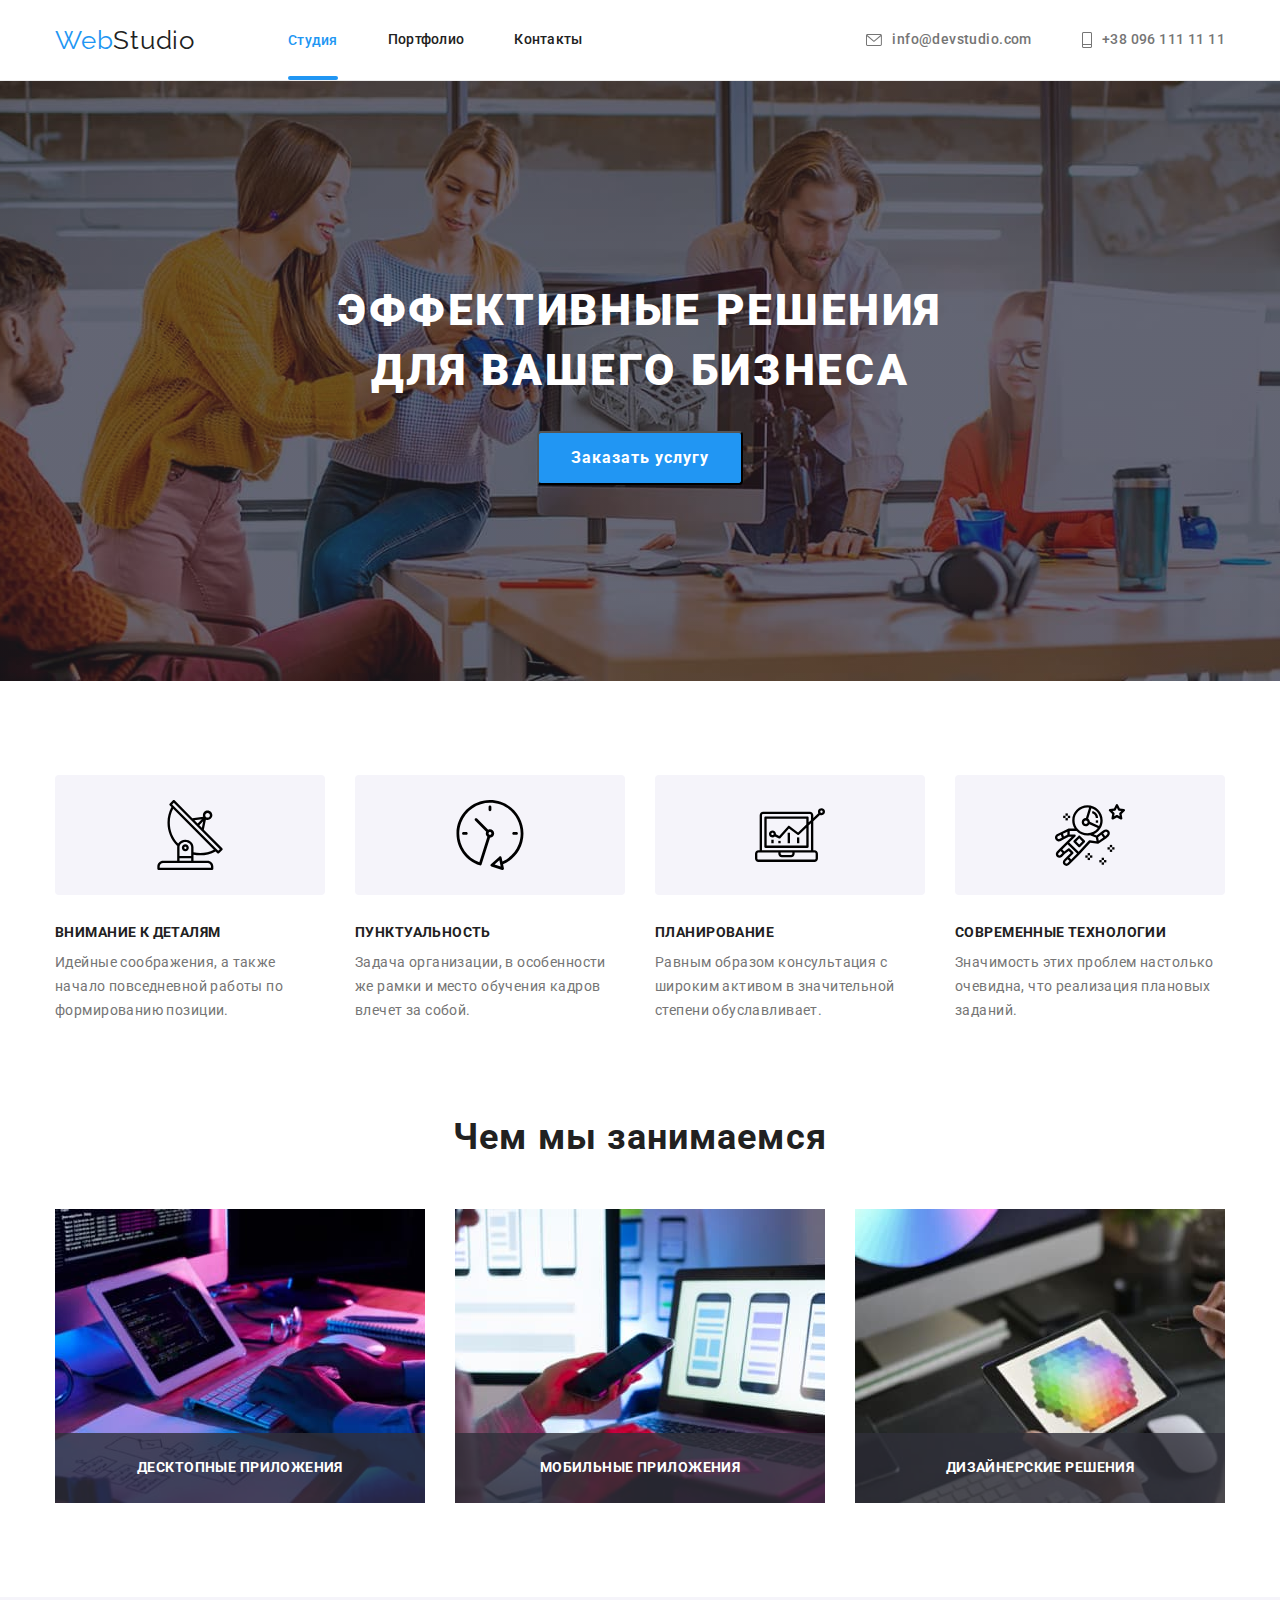
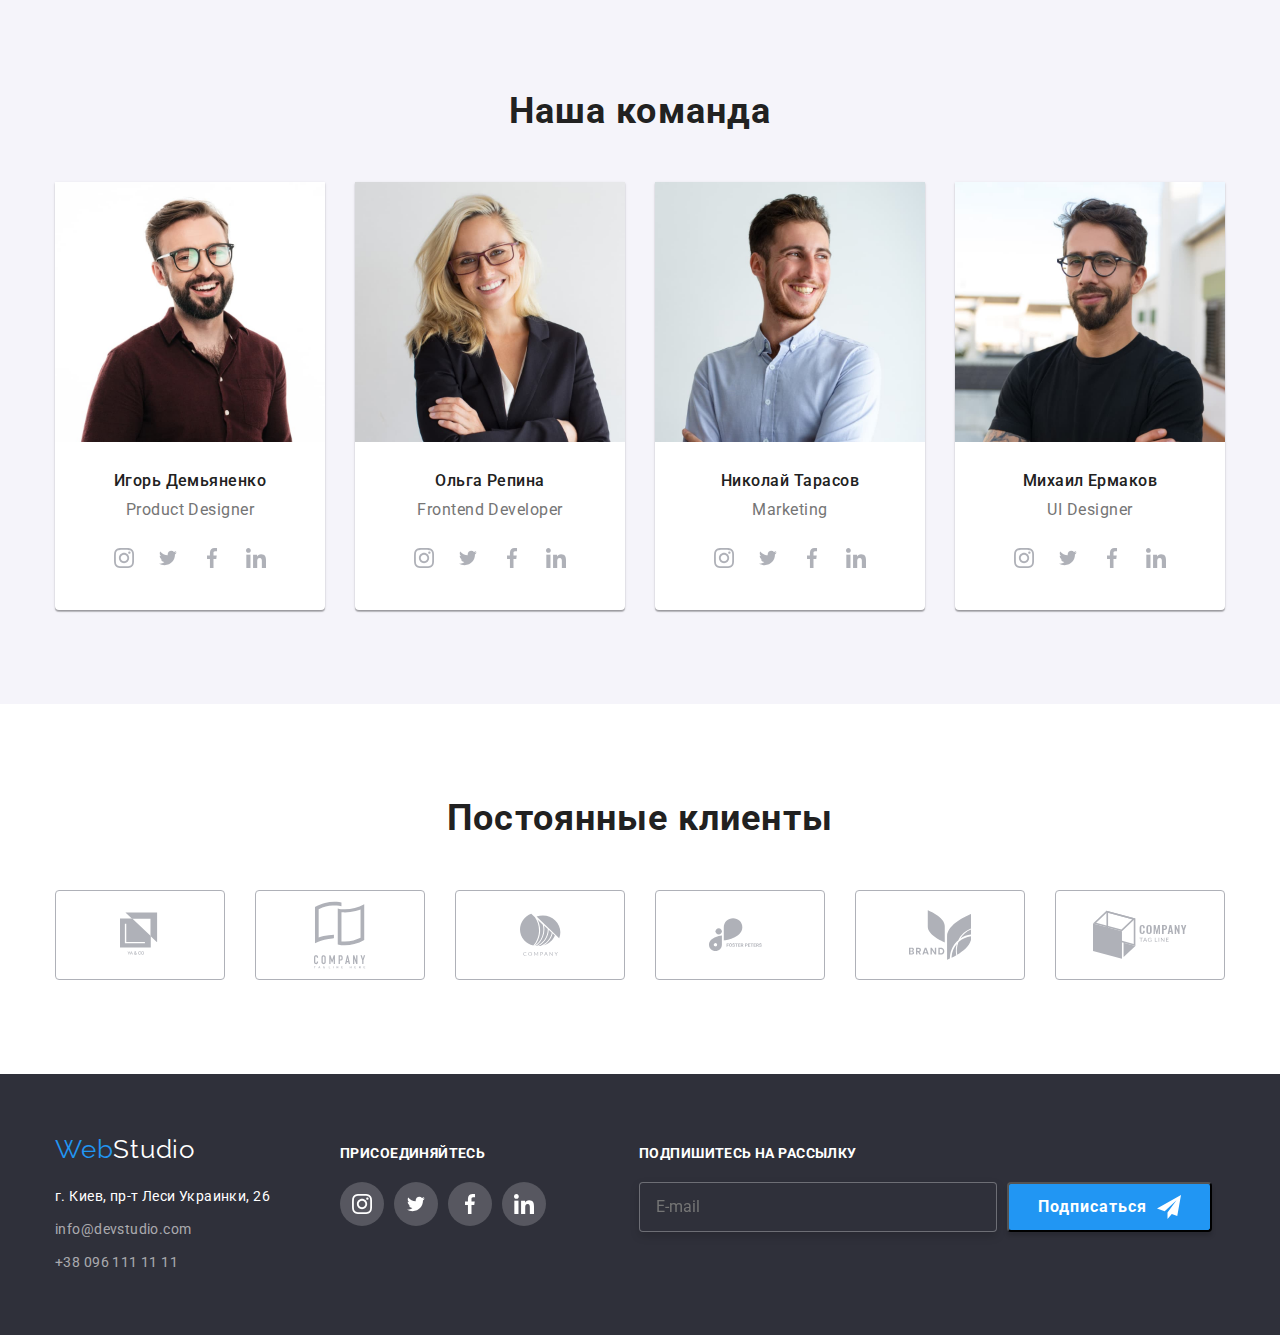
<file: index.html>
<!DOCTYPE html>
<html lang="ru">

<head>
    <meta charset="UTF-8">
    <meta http-equiv="X-UA-Compatible" content="IE=edge">
    <meta name="viewport" content="width=device-width, initial-scale=1.0">
    <title>Студия</title>
    <link rel="preconnect" href="https://fonts.gstatic.com">
    <link href="https://fonts.googleapis.com/css2?family=Raleway:wght@700&family=Roboto:wght@400;500;700;900&display=swap"
    rel="stylesheet">
    <link rel="stylesheet" href="https://cdnjs.cloudflare.com/ajax/libs/modern-normalize/1.0.0/modern-normalize.min.css">
    <link rel="stylesheet" href="css/styles.css">
</head>

<body class="body">

    <header class="header">
        <div class="container">
            <nav class="navigation">
                    <a href="#" class="logo-text">
                    <span class="logo-accept">Web</span><span class="logo">Studio</span>
                    </a>

                    <ul class="site-nav">
                        <li class="item"><a href="index.html" class="link-is-curret">Студия</a></li>
                        <li class="item"><a href="portfolio.html" class="link">Портфолио</a></li>
                        <li class="item"><a href="" class="link">Контакты</a></li>
                    </ul>
            </nav>
            <ul class="contact-nav">
              <li class="item">
                  <a href="mailto:info@devstudio.com" class="link">
                    <svg class="contact-icon" width="16" height="12">
                        <use href="./images/icons.svg#icon-envelope"></use>
                    </svg>  
                    info@devstudio.com
                </a>
            </li>
              <li class="item">
                  <a href="tel:+380961111111" class="link">
                    <svg class="contact-icon" width="10" height="16">
                        <use href="./images/icons.svg#icon-smartphone"></use>
                    </svg>
                    +38 096 111 11 11
                    </a>
                </li>
            </ul>
        </div>
      
    </header>

    <main>
        <!--HERO-->
        <section class="hero">
            <div class="container">
                    <h1 class="hero-title">Эффективные решения для вашего бизнеса</h1>
                    <button type="button" class="hero-button" data-modal-open>Заказать услугу</button>
            </div>
        </section>


        <section class="section">
            <div class="container container-feature">
                <h2 class="visually-hidden">Наши преимущества</h2>
                <ul class="feature-list">
                    <li class="featute-item">
                        <div class="feature-bgr">
                            <svg height="70" width="70" class="feature-icon">
                              <use href="./images/icons.svg#icon-antenna"></use>
                            </svg>
                        </div>
                        <h3 class="title">Внимание к деталям</h3>
                        <p class="text">Идейные соображения, а также начало повседневной работы по формированию позиции.</p>
                    </li>

                    <li class="featute-item">
                        <div class="feature-bgr">
                            <svg height="70" width="70" class="feature-icon">
                              <use href="./images/icons.svg#icon-clock"></use>
                            </svg>
                        </div>
                        <h3 class="title">Пунктуальность</h3>
                        <p class="text">Задача организации, в особенности же рамки и место обучения кадров влечет за собой.</p>
                    </li>

                    <li class="featute-item">
                        <div class="feature-bgr">
                            <svg height="70" width="70" class="feature-icon">
                              <use href="./images/icons.svg#icon-diagram"></use>
                            </svg>
                        </div>
                        <h3 class="title">Планирование</h3>
                        <p class="text">Равным образом консультация с широким активом в значительной степени обуславливает.</p>
                    </li>

                    <li class="featute-item">
                        <div class="feature-bgr">
                            <svg height="70" width="70" class="feature-icon">
                              <use href="./images/icons.svg#icon-astronaut"></use>
                            </svg>
                        </div>
                        <h3 class="title">Современные технологии</h3>
                        <p class="text">Значимость этих проблем настолько очевидна, что реализация плановых заданий.</p>
                    </li>
                </ul>
            </div>
        </section>

        <section  class="section-images-work">
            <div class="container">
                <h2 class="section-title">Чем мы занимаемся</h2>

                <ul class="images">
                    <li class="card-work">
                      <div class="description-work">Десктопные приложения</div>
                        <img src="./images/box_1.jpg" width="370" alt="Программируем">
                    </li>

                    <li class="card-work">
                      <div class="description-work">Мобильные приложения</div>
                        <img src="./images/box_2.jpg" width="370" alt="Создаем макет">
                    </li>

                    <li class="card-work">
                      <div class="description-work">Дизайнерские решения</div>
                        <img src="./images/box_3.jpg" width="370" alt="Стилизуем">
                    </li>

                </ul>
            </div>

        </section>

        <section class="section section-staff">
            <div class="container  container-team-images">
                <h2 class="section-title">Наша команда</h2>

                <ul class="card-staff">

                    <li class="card-item">
                        
                        <img src="./images/img.jpg" width="270" alt="product designer">
                        <div class="card-text">
                            <h3 class="staff-title">Игорь Демьяненко</h3>
                            <p class="staff-text">Product Designer</p>
                            <ul class="social-network-icons">
                                <li>
                                  <a
                                    class="social-network-link"
                                    href="#"
                                    aria-label="иконка инстаграм"
                                  >
                                    <svg class="social-svg-icon" width="20" height="20">
                                      <use href="./images/icons.svg#icon-instagram"></use>
                                    </svg>
                                  </a>
                                </li>
              
                                <li>
                                  <a
                                    class="social-network-link"
                                    href="#"
                                    aria-label="иконка твиттер"
                                  >
                                    <svg class="social-svg-icon" width="20" height="16">
                                      <use href="./images/icons.svg#icon-twitter"></use>
                                    </svg>
                                  </a>
                                </li>
              
                                <li>
                                  <a
                                    class="social-network-link"
                                    href="#"
                                    aria-label="иконка фейсбук"
                                  >
                                    <svg class="social-svg-icon" width="25" height="20">
                                      <use href="./images/icons.svg#icon-facebook"></use>
                                    </svg>
                                  </a>
                                </li>
              
                                <li>
                                  <a
                                    class="social-network-link"
                                    href="#"
                                    aria-label="иконка линкедин"
                                  >
                                    <svg class="social-svg-icon" width="20" height="20">
                                      <use href="./images/icons.svg#icon-linkedin"></use>
                                    </svg>
                                  </a>
                                </li>
                              </ul>
                        </div>
                    </li>

                    <li class="card-item">
                        
                        <img src="./images/img-1.jpg" width="270" alt="frontend developer">
                        <div class="card-text">
                            <h3 class="staff-title">Ольга Репина</h3>
                            <p class="staff-text">Frontend Developer</p>
                            <ul class="social-network-icons">
                                <li>
                                  <a
                                    class="social-network-link"
                                    href="#"
                                    aria-label="иконка инстаграм"
                                  >
                                    <svg class="social-svg-icon" width="20" height="20">
                                      <use href="./images/icons.svg#icon-instagram"></use>
                                    </svg>
                                  </a>
                                </li>
              
                                <li>
                                  <a
                                    class="social-network-link"
                                    href="#"
                                    aria-label="иконка твиттер"
                                  >
                                    <svg class="social-svg-icon" width="20" height="16">
                                      <use href="./images/icons.svg#icon-twitter"></use>
                                    </svg>
                                  </a>
                                </li>
              
                                <li>
                                  <a
                                    class="social-network-link"
                                    href="#"
                                    aria-label="иконка фейсбук"
                                  >
                                    <svg class="social-svg-icon" width="25" height="20">
                                      <use href="./images/icons.svg#icon-facebook"></use>
                                    </svg>
                                  </a>
                                </li>
              
                                <li>
                                  <a
                                    class="social-network-link"
                                    href="#"
                                    aria-label="иконка линкедин"
                                  >
                                    <svg class="social-svg-icon" width="20" height="20">
                                      <use href="./images/icons.svg#icon-linkedin"></use>
                                    </svg>
                                  </a>
                                </li>
                              </ul>
                        </div>
                    </li>

                    <li class="card-item">
                        
                        <img src="./images/img-2.jpg" width="270" alt="marketing">
                        <div class="card-text">
                            <h3 class="staff-title">Николай Тарасов</h3>
                            <p class="staff-text">Marketing</p>
                            <ul class="social-network-icons">
                                <li>
                                  <a
                                    class="social-network-link"
                                    href="#"
                                    aria-label="иконка инстаграм"
                                  >
                                    <svg class="social-svg-icon" width="20" height="20">
                                      <use href="./images/icons.svg#icon-instagram"></use>
                                    </svg>
                                  </a>
                                </li>
              
                                <li>
                                  <a
                                    class="social-network-link"
                                    href="#"
                                    aria-label="иконка твиттер"
                                  >
                                    <svg class="social-svg-icon" width="20" height="16">
                                      <use href="./images/icons.svg#icon-twitter"></use>
                                    </svg>
                                  </a>
                                </li>
              
                                <li>
                                  <a
                                    class="social-network-link"
                                    href="#"
                                    aria-label="иконка фейсбук"
                                  >
                                    <svg class="social-svg-icon" width="25" height="20">
                                      <use href="./images/icons.svg#icon-facebook"></use>
                                    </svg>
                                  </a>
                                </li>
              
                                <li>
                                  <a
                                    class="social-network-link"
                                    href="#"
                                    aria-label="иконка линкедин"
                                  >
                                    <svg class="social-svg-icon" width="20" height="20">
                                      <use href="./images/icons.svg#icon-linkedin"></use>
                                    </svg>
                                  </a>
                                </li>
                              </ul>
                        </div>
                    </li>

                    <li class="card-item">
                        
                        <img src="./images/img-3.jpg" width="270" alt="фото ui designer">
                        <div class="card-text">
                            <h3 class="staff-title">Михаил Ермаков</h3>
                            <p class="staff-text">UI Designer</p>
                            <ul class="social-network-icons">
                                <li>
                                  <a
                                    class="social-network-link"
                                    href="#"
                                    aria-label="иконка инстаграм"
                                  >
                                    <svg class="social-svg-icon" width="20" height="20">
                                      <use href="./images/icons.svg#icon-instagram"></use>
                                    </svg>
                                  </a>
                                </li>
              
                                <li>
                                  <a
                                    class="social-network-link"
                                    href="#"
                                    aria-label="иконка твиттер"
                                  >
                                    <svg class="social-svg-icon" width="20" height="16">
                                      <use href="./images/icons.svg#icon-twitter"></use>
                                    </svg>
                                  </a>
                                </li>
              
                                <li>
                                  <a
                                    class="social-network-link"
                                    href="#"
                                    aria-label="иконка фейсбук"
                                  >
                                    <svg class="social-svg-icon" width="25" height="20">
                                      <use href="./images/icons.svg#icon-facebook"></use>
                                    </svg>
                                  </a>
                                </li>
              
                                <li>
                                  <a
                                    class="social-network-link"
                                    href="#"
                                    aria-label="иконка линкедин"
                                  >
                                    <svg class="social-svg-icon" width="20" height="20">
                                      <use href="./images/icons.svg#icon-linkedin"></use>
                                    </svg>
                                  </a>
                                </li>
                              </ul>
                        </div>
                    </li>
                </ul>
            </div>

        </section>
        <section class="section">
            <div class="container">
              <h2 class="section-title">Постоянные клиенты</h2>
              <ul class="regular-customers">
                <li class="regular-customer">
                  <a class="regular-customers-link" href="#">
                    <svg class="regular-customers-icon" width="41">
                      <use href="./images/icons.svg#icon-logo"></use>
                    </svg>
                  </a>
                </li>
    
                <li class="regular-customer">
                  <a class="regular-customers-link" href="#">
                    <svg class="regular-customers-icon" width="52">
                      <use href="./images/icons.svg#icon-logo-1"></use>
                    </svg>
                  </a>
                </li>
    
                <li class="regular-customer">
                  <a class="regular-customers-link" href="#">
                    <svg class="regular-customers-icon" width="41">
                      <use href="./images/icons.svg#icon-logo-3"></use>
                    </svg>
                  </a>
                </li>
    
                <li class="regular-customer">
                  <a class="regular-customers-link" href="#">
                    <svg class="regular-customers-icon" width="63">
                      <use href="./images/icons.svg#icon-logo-6"></use>
                    </svg>
                  </a>
                </li>
    
                <li class="regular-customer">
                  <a class="regular-customers-link" href="#">
                    <svg class="regular-customers-icon" width="62">
                      <use href="./images/icons.svg#icon-logo-4"></use>
                    </svg>
                  </a>
                </li>
    
                <li class="regular-customer">
                  <a class="regular-customers-link" href="#">
                    <svg class="regular-customers-icon" width="94">
                      <use href="./images/icons.svg#icon-logo-5"></use>
                    </svg>
                  </a>
                </li>
              </ul>
            </div>
          </section>

    </main>

        <footer class="footer">
            <div class="container">
                <div class="footer-part">
                    <a href="#" class="logo-text-footer">
                    <span class="logo-accept">Web</span><span class="logo-footer">Studio</span>
                    </a>
                    <address class="address">
                        <p class="address-footer"> г. Киев, пр-т Леси Украинки, 26</p>
                        <ul class="contact-list">
                        <li class="li-footer-contact"><a href="mailto:info@devstudio.com" class="contact">info@devstudio.com</a></li>
                        <li><a href="tel:+380961111111" class="contact">+38 096 111 11 11</a></li>
                        </ul>
                    </address>
                </div>

            <div class="footer-part-links">
                <p class="footer-title">Присоединяйтесь</p>
                <ul class="footer-social-links">
                  <li class="footer-social-links-item">
                    <a class="footer-social-link" href="#">
                      <svg width="20" height="20" class="footer-svg-icon">
                        <use href="./images/icons.svg#icon-instagram"></use>
                      </svg>
                    </a>
                  </li>
                  <li class="footer-social-links-item">
                    <a class="footer-social-link" href="#">
                      <svg width="20" height="16" class="footer-svg-icon">
                        <use href="./images/icons.svg#icon-twitter"></use>
                      </svg>
                    </a>
                  </li>
                  <li class="footer-social-links-item">
                    <a class="footer-social-link" href="#">
                      <svg width="25" height="20" class="footer-svg-icon">
                        <use href="./images/icons.svg#icon-facebook"></use>
                      </svg>
                    </a>
                  </li>
                  <li class="footer-social-links-item">
                    <a class="footer-social-link" href="#">
                      <svg width="20" height="20" class="footer-svg-icon">
                        <use href="./images/icons.svg#icon-linkedin"></use>
                      </svg>
                    </a>
                  </li>
                </ul>
            </div>  
            
            <div class="footer-subscribe">
              <p class="footer-title">Подпишитесь на рассылку</p>
    
              <form class="form-subscribe">
                <div class="subscribe">
                  <input
                    type="email"
                    name="email"
                    class="send-email"
                    placeholder="E-mail"
                  />
                </div>
    
                <div>
                  <button type="submit" class="submit-email">
                    Подписаться
                    <svg width="24" height="24" class="icon-send">
                      <use href="./images/icons.svg#icon-send"></use>
                    </svg>
                  </button>
                </div>
              </form>
            </div>
          </div>
        </footer>
          <div class="backdrop is-hidden" data-modal>
            <div class="modal">
              <button class="close-black" data-modal-close>
                <span class="bgr-close-black">
                  <svg
                    class="close-icon"
                    width="18"
                    height="18"
                    xmlns="http://www.w3.org/2000/svg"
                  >
                    <path
                      d="M15 4.108L13.892 3 9.5 7.392 5.108 3 4 4.108 8.392 8.5 4 12.892 5.108 14 9.5 9.608 13.892 14 15 12.892 10.608 8.5 15 4.108z"
                      fill="#000"
                    />
                  </svg>
                </span>
              </button>
              <div class="modal-content">
                <div class="modal-header">
                  Оставьте свои данные, мы вам перезвоним
                </div>
                <div class="modal-form-wrapper">
                  <form action="#" class="modal-form">
                    <label>
                      Имя
                      <span class="modal-input-wrapper">
                        <input type="text" name="name"/>
                        <svg class="modal-input-icon" width="18" height="18">
                          <use href="./images/icons.svg#form-icon-person"></use>
                        </svg>
                      </span>
                    </label>
                    <label>
                      Телефон
                      <span class="modal-input-wrapper">
                        <input type="text" name="phone"/>
                        <svg class="modal-input-icon" width="18" height="18">
                          <use href="./images/icons.svg#form-icon-phone"></use>
                        </svg>
                        
                        
                      </span>
                    </label>
                    <label>
                      Почта
                      <span class="modal-input-wrapper">
                        <input type="text" name="mail"/>
                        <svg class="modal-input-icon" width="18" height="18">
                          <use href="./images/icons.svg#form-icon-email"></use>
                        </svg>
                        
                        
                      </span>
                    </label>
                    <label>
                      Комментарий
                      <textarea name="comment" placeholder="Введите текст"></textarea>
                    </label>
                    <div class="form-checkbox-wrapper">
                      <input
                        type="checkbox"
                        name="policy-agree"
                        id="policy-checkbox"
                        class="modal-checkbox visually-hidden"
                      />
                      <label for="policy-checkbox" class="modal-checkbox-label">Соглашаюсь с рассылкой и принимаю <a href="#">Условия договора</a>
                      </label>
                      <button type="submit" class="modal-button">Отправить</button>
                    </div>
                    </form>
                </div>
            </div>
          </div>
          </div>
        <script src="./js/modal.js"></script>
    </body>

</html>
</file>
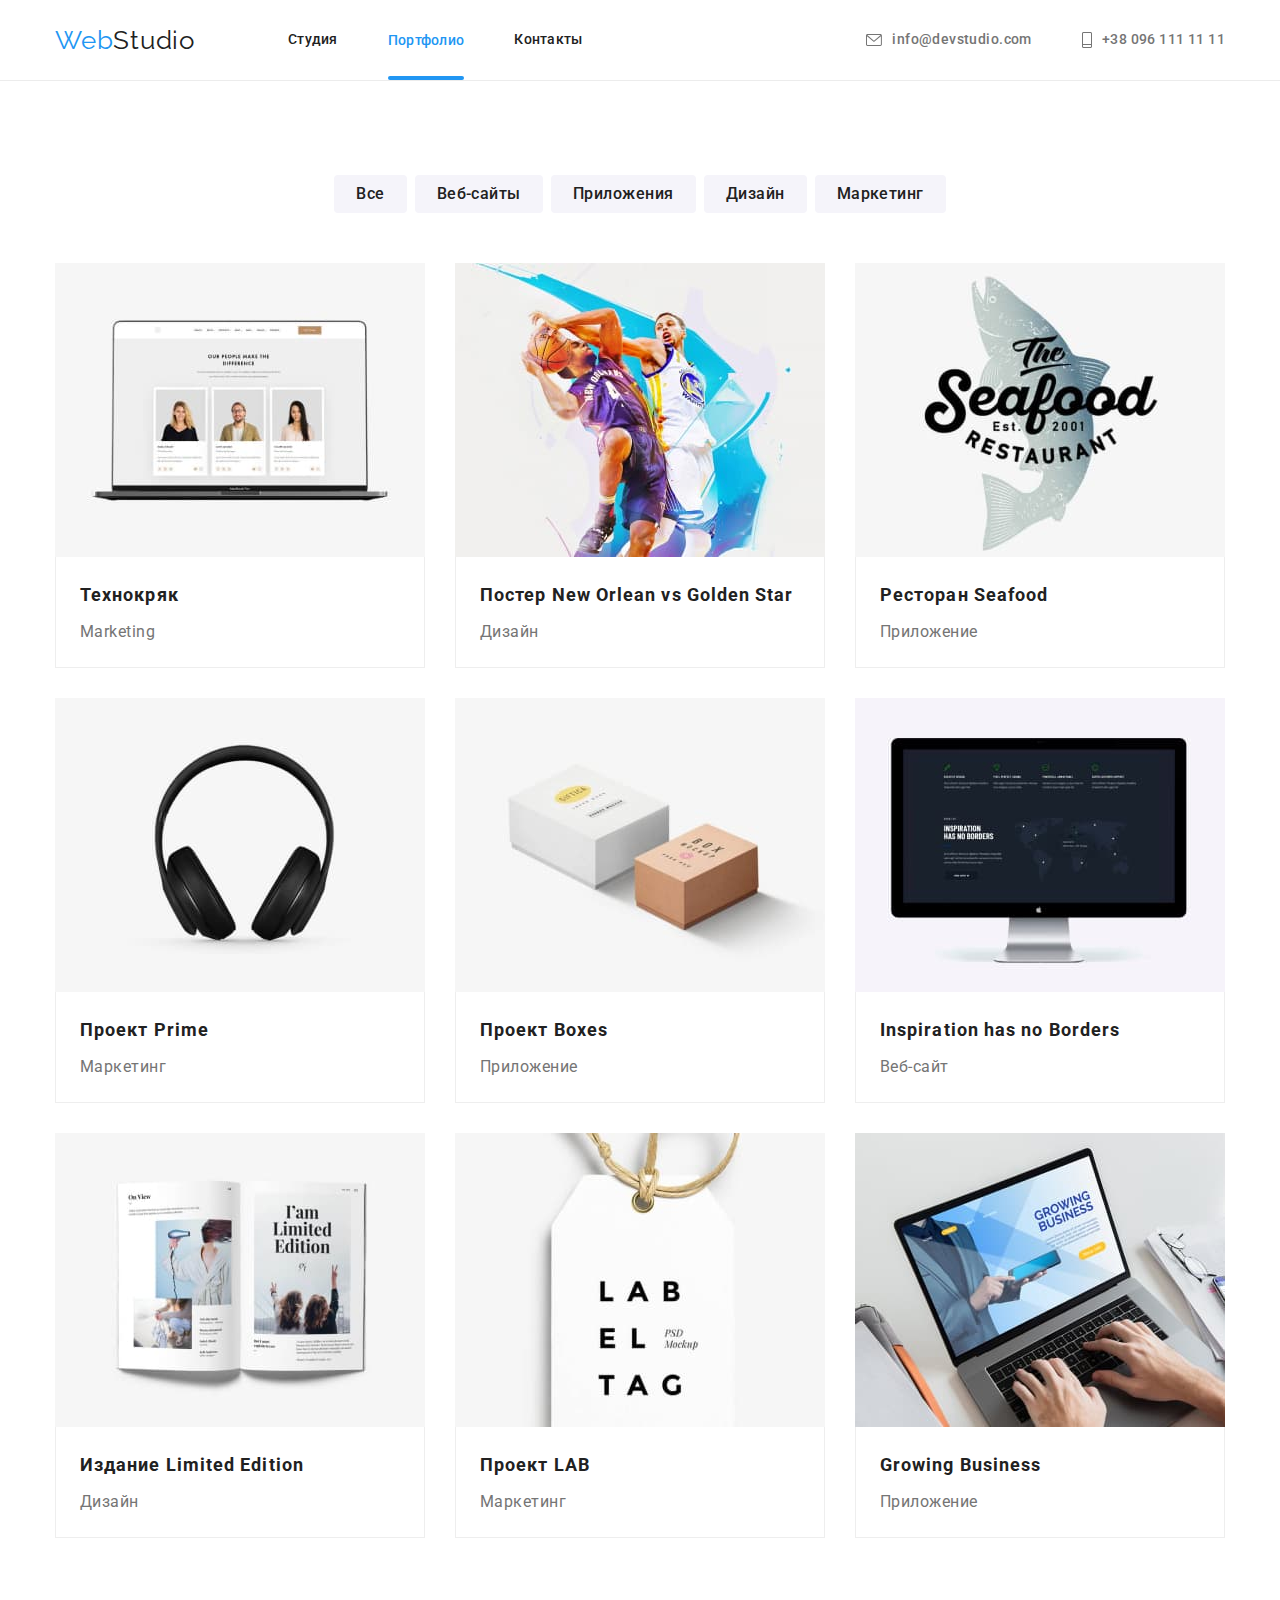
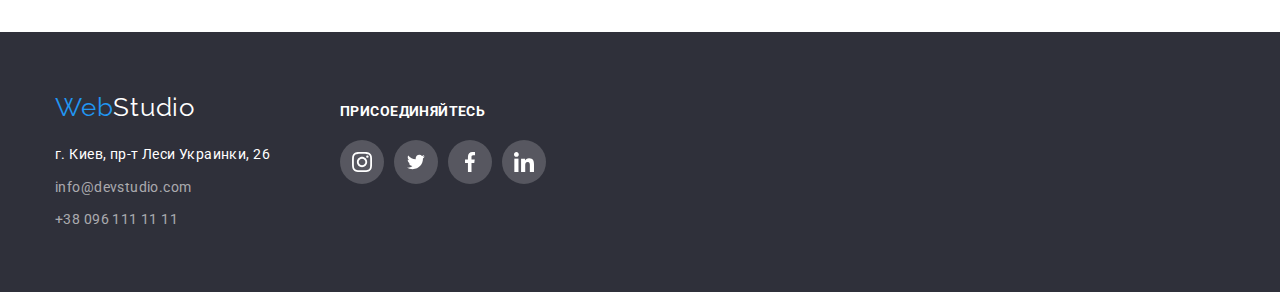
<file: portfolio.html>
<!DOCTYPE html>
<html lang="ru">
  <head>
      <meta charset="UTF-8">
      <meta http-equiv="X-UA-Compatible" content="IE=edge">
      <meta name="viewport" content="width=device-width, initial-scale=1.0">
      <title>Портфолио</title>
      <link rel="preconnect" href="https://fonts.gstatic.com">
      <link href="https://fonts.googleapis.com/css2?family=Raleway:wght@700&family=Roboto:wght@400;500;700;900&display=swap"
      rel="stylesheet">
      <link rel="stylesheet" href="https://cdnjs.cloudflare.com/ajax/libs/modern-normalize/1.0.0/modern-normalize.min.css">
      <link rel="stylesheet" href="css/styles.css">
  </head>

  <body class="body">
    <header class="header">
      <div class="container">
          <nav class="navigation">
                  <a href="#" class="logo-text">
                  <span class="logo-accept">Web</span><span class="logo">Studio</span>
                  </a>

                  <ul class="site-nav">
                      <li class="item"><a href="index.html" class="link">Студия</a></li>
                      <li class="item"><a href="portfolio.html" class="link-is-curret">Портфолио</a></li>
                      <li class="item"><a href="" class="link">Контакты</a></li>
                  </ul>
          </nav>
          <ul class="contact-nav">
            <li class="item">
                <a href="mailto:info@devstudio.com" class="link">
                  <svg class="contact-icon" width="16" height="12">
                      <use href="./images/icons.svg#icon-envelope"></use>
                  </svg>  
                  info@devstudio.com
              </a>
          </li>
            <li class="item">
                <a href="tel:+380961111111" class="link">
                  <svg class="contact-icon" width="10" height="16">
                      <use href="./images/icons.svg#icon-smartphone"></use>
                  </svg>
                  +38 096 111 11 11
                  </a>
              </li>
          </ul>
      </div>
    
    </header>

      <main>
          <section class="section">
          <h1 class="visually-hidden">Портфолио</h1>
              <div class="container">
                <ul class="portfolio-nav list">
                  <li><button type="button" class="button">Все</button></li>
                  <li class="li-button-portfolio"><button type="button" class="button">Веб-сайты</button></li>
                  <li class="li-button-portfolio"><button type="button" class="button">Приложения</button></li>
                  <li class="li-button-portfolio"><button type="button" class="button">Дизайн</button></li>
                  <li class="li-button-portfolio"><button type="button" class="button">Маркетинг</button></li>
                </ul>
                
              
                <ul class="portfolio">
                  <li class="portfolio-box">
                    <a href="#">
                      <div class="card-thumb">
                        <div class="overlay-thumb">
                          Технокряк это современная площадка распространения
                          коронавируса. Компании используют эту платформу для
                          цифрового шпионажа и атак на защищённые сервера конкурентов.
                        </div>
                        <img src="./images/portfolio/img_1.jpg" width="370" alt="технокряк">
                      </div>
                      <div class="card-content">
                        <h2 class="portfolio-title">Технокряк</h2>
                        <p class="portfolio-text">Marketing</p>
                      </div>
                    </a>
                  </li>

                <li class="portfolio-box">
                  <a href="">
                    <div class="card-thumb">
                      <div class="overlay-thumb">
                        Технокряк это современная площадка распространения
                        коронавируса. Компании используют эту платформу для
                        цифрового шпионажа и атак на защищённые сервера конкурентов.
                      </div>
                      <img src="./images/portfolio/img_2.jpg" width="370" alt="Постер New Orlean vs Golden Star">
                    </div>
                    <div class="card-content">
                      <h2 class="portfolio-title">Постер New Orlean vs Golden Star</h2>
                      <p class="portfolio-text">Дизайн</p>
                    </div>
                  </a>
                </li>

                <li class="portfolio-box">
                  <a href="">
                    <div class="card-thumb">
                      <div class="overlay-thumb">
                        Технокряк это современная площадка распространения
                        коронавируса. Компании используют эту платформу для
                        цифрового шпионажа и атак на защищённые сервера конкурентов.
                      </div>
                      <img src="./images/portfolio/img_3.jpg" width="370" alt="Ресторан Seafood">
                    </div>
                      <div class="card-content">
                      <h2 class="portfolio-title">Ресторан Seafood</h2>
                      <p class="portfolio-text">Приложение</p>
                    </div>
                  </a>
                </li>

                <li class="portfolio-box">
                  <a href="">
                    <div class="card-thumb">
                      <div class="overlay-thumb">
                        Технокряк это современная площадка распространения
                        коронавируса. Компании используют эту платформу для
                        цифрового шпионажа и атак на защищённые сервера конкурентов.
                      </div>
                      <img src="./images/portfolio/img_4.jpg" width="370" alt="Проект Prime">
                    </div>
                    <div class="card-content">
                      <h2 class="portfolio-title">Проект Prime</h2>
                      <p class="portfolio-text">Маркетинг</p>
                    </div>
                  </a>
                </li>

              <li class="portfolio-box">
                  <a href="">
                    <div class="card-thumb">
                      <div class="overlay-thumb">
                        Технокряк это современная площадка распространения
                        коронавируса. Компании используют эту платформу для
                        цифрового шпионажа и атак на защищённые сервера конкурентов.
                      </div>
                      <img src="./images/portfolio/img_5.jpg" width="370" alt="Проект Boxes">
                    </div>
                    <div class="card-content">
                      <h2 class="portfolio-title">Проект Boxes</h2>
                      <p class="portfolio-text">Приложение</p>
                    </div>
                  </a>
                </li>

                <li class="portfolio-box">
                  <a href="">
                    <div class="card-thumb">
                      <div class="overlay-thumb">
                        Технокряк это современная площадка распространения
                        коронавируса. Компании используют эту платформу для
                        цифрового шпионажа и атак на защищённые сервера конкурентов.
                      </div>
                      <img src="./images/portfolio/img_6.jpg" width="370" alt="Inspiration has no Borders">
                    </div>
                    <div class="card-content">
                      <h2 class="portfolio-title">Inspiration has no Borders</h2>
                      <p class="portfolio-text">Веб-сайт</p>
                    </div>
                  </a>
                </li>

                <li class="portfolio-box">
                  <a href="">
                    <div class="card-thumb">
                      <div class="overlay-thumb">
                        Технокряк это современная площадка распространения
                        коронавируса. Компании используют эту платформу для
                        цифрового шпионажа и атак на защищённые сервера конкурентов.
                      </div>
                      <img src="./images/portfolio/img_7.jpg" width="370" alt="Издание Limited Edition">
                    </div>
                    <div class="card-content">
                      <h2 class="portfolio-title">Издание Limited Edition</h2>
                      <p class="portfolio-text">Дизайн</p>
                    </div>
                  </a>
                </li>

                <li class="portfolio-box">
                  <a href="">
                    <div class="card-thumb">
                      <div class="overlay-thumb">
                        Технокряк это современная площадка распространения
                        коронавируса. Компании используют эту платформу для
                        цифрового шпионажа и атак на защищённые сервера конкурентов.
                      </div>
                      <img src="./images/portfolio/img_8.jpg" width="370" alt="Проект LAB">
                    </div>
                    <div class="card-content">
                      <h2 class="portfolio-title">Проект LAB</h2>
                      <p class="portfolio-text">Маркетинг</p>
                    </div>
                  </a>
                </li>

                <li class="portfolio-box">
                  <a href="">
                    <div class="card-thumb">
                      <div class="overlay-thumb">
                        Технокряк это современная площадка распространения
                        коронавируса. Компании используют эту платформу для
                        цифрового шпионажа и атак на защищённые сервера конкурентов.
                      </div>
                      <img src="./images/portfolio/img_9.jpg" width="370" alt="Growing Business">
                    </div>
                    <div class="card-content">
                      <h2 class="portfolio-title">Growing Business</h2>
                      <p class="portfolio-text">Приложение</p>
                    </div>
                  </a>
                </li>
              </ul>
            </div>
        </section>
    </main>

    <footer class="footer">
      <div class="container">
          <div class="footer-part">
              <a href="#" class="logo-text-footer">
              <span class="logo-accept">Web</span><span class="logo-footer">Studio</span>
              </a>
              <address class="address">
                  <p class="address-footer"> г. Киев, пр-т Леси Украинки, 26</p>
                  <ul class="contact-list">
                  <li class="li-footer-contact"><a href="mailto:info@devstudio.com" class="contact">info@devstudio.com</a></li>
                  <li><a href="tel:+380961111111" class="contact">+38 096 111 11 11</a></li>
                  </ul>
              </address>
          </div>

      <div class="footer-part-links">
          <p class="footer-title">Присоединяйтесь</p>
          <ul class="footer-social-links">
            <li class="footer-social-links-item">
              <a class="footer-social-link" href="#">
                <svg width="20" height="20" class="footer-svg-icon">
                  <use href="./images/icons.svg#icon-instagram"></use>
                </svg>
              </a>
            </li>
            <li class="footer-social-links-item">
              <a class="footer-social-link" href="#">
                <svg width="20" height="16" class="footer-svg-icon">
                  <use href="./images/icons.svg#icon-twitter"></use>
                </svg>
              </a>
            </li>
            <li class="footer-social-links-item">
              <a class="footer-social-link" href="#">
                <svg width="25" height="20" class="footer-svg-icon">
                  <use href="./images/icons.svg#icon-facebook"></use>
                </svg>
              </a>
            </li>
            <li class="footer-social-links-item">
              <a class="footer-social-link" href="#">
                <svg width="20" height="20" class="footer-svg-icon">
                  <use href="./images/icons.svg#icon-linkedin"></use>
                </svg>
              </a>
            </li>
          </ul>
      </div>  
      </div>
  </footer>
  </body>

</html>
</file>
<file: css/styles.css>
:root {
    --primery-text-color: #212121;
    --title-text-color: #757575;
    --accept-color: #2196f3;
    --primery-bg-color: #ffffff;
    --accept-bg-color: #2f303a;
    --bg-color: #f5f4fa;
    --portfolio-box-gap: 30px;
    --border-card-content: 1px solid #EEEEEE;
    --color-icon: #AFB1B8;
}

html {
    box-sizing: border-box;
}
  
.body {
    background-color: var(--primery-bg-color);
    font-family: Roboto, sans-serif;
}

.container {
    width: 1200px;
    padding: 0px 15px;
    margin: auto;
}

.section {
    padding-bottom: 94px;
    padding-top: 94px;
}

.section-images-work{
    padding-top: 0px;
    padding-bottom: 94px;
}

.header {
    border-bottom: 1px solid #ececec;
    min-height: 80px;
    align-items: center;
    display: flex;
}
.header .container {
    display: flex;
    justify-content: space-between;
    align-items: center;
}
  
.navigation {
    display: flex;
    align-items: center;
}

.logo-accept {
    color: var(--accept-color);
}
  
.logo {
    color: var(--primery-text-color);
}
  
.logo-text {
    font-family: Raleway, sans-serif;
    letter-spacing: 0.03em;
    font-size: 26px;
    line-height: 1.19;
    padding-left: 0px;
    margin-right: 93px;
}
  
ul {
    list-style: none;
    padding: 0
}

img {
    display: block;
    max-width: 100%;
}
  
a {
    text-decoration: none;
}

h1 {
    max-width: 696px;
    margin: auto;
}

p {
    margin-top: 0px;
    margin-bottom: 0px;
}

.site-nav {
    display: flex;
    align-items: center;
    margin-top: 0px;
    margin-bottom: 0px;
}

.site-nav .link {
    color: var(--primery-text-color);
    letter-spacing: 0.02em;
    font-weight: 500;
    font-size: 14px;
    line-height: 1.14;
    display: block;
    padding-top: 32px;
    padding-bottom: 32px;
    transition: color 250ms cubic-bezier(0.4, 0, 0.2, 1);
}
  
.site-nav .link:hover,
.site-nav .link:focus {
    color: var(--accept-color);
}

.site-nav .link-is-curret {
    position: relative;
    color: var(--accept-color);
}
  
.site-nav .link-is-curret::after {
    content: "";
    position: absolute;
    left: 0;
    bottom: 0;
    display: block;
    width: 100%;
    height: 4px;
    border-radius: 2px;
    background-color: var(--accept-color);
}

.site-nav {
    display: flex;
    align-items: center;
    margin: 0px;
}

.item:not(:last-child) {
    margin-right: 50px;
}
  
.link-is-curret {
    color: var(--accept-color);
    font-weight: 500;
    font-size: 14px;
    line-height: 1.14;
    letter-spacing: 0.02em;
}

.link-is-curret,
.link {
    padding-top: 32px;
    padding-bottom: 32px;
}

.contact-nav .link {
    color: var(--title-text-color);
    letter-spacing: 0.03em;
    font-weight: 500;
    font-size: 14px;
    line-height: 1.14;
    margin-top: 0px;
    margin-bottom: 0px;
    margin-left: auto;
    display: flex;
    align-items: center;
    transition: color 250ms cubic-bezier(0.4, 0, 0.2, 1);
}
  
.contact-nav .link:hover,
.contact-nav .link:focus {
    color: var(--accept-color);
}
.contact-nav {
    padding: 0px;
    margin: 0px;
    display: flex;
    align-items: center;

}

.contact-nav .item:not(:last-child) {
    margin-right: 50px;
}

.contact-icon {
    fill: var(--title-text-color);
    margin-right: 10px;
    transition: fill 250ms cubic-bezier(0.4, 0, 0.2, 1);
}

.link:hover .contact-icon,
.link:focus .contact-icon {
  fill: var(--accept-color);
}
    
.hero {
    background-color: var(--accept-bg-color);
    text-transform: uppercase;
    margin-top: 0px;
    margin-bottom: 0px;
    text-align: center;
    padding-top: 200px;
    padding-bottom: 200px;
    text-align: center;
    max-width: 1600px;
    height: 600px;
    margin-left: auto;
    margin-right: auto;
    background-color: #C4C4C4;
    background-image: linear-gradient(
      to right,
      rgba(47, 48, 58, 0.4),
      rgba(47, 48, 58, 0.4)),
    url(../images/Overlay1.jpg);
    background-size: cover;
    background-repeat: no-repeat;
    background-position: center;
}
  
.hero-title {
    color: var(--primery-bg-color);
    letter-spacing: 0.06em;
    font-weight: 900;
    font-size: 44px;
    line-height: 1.36;
    text-align: center;
    margin-top: 0px;
    margin-bottom: 30px;
    text-transform: uppercase;
}

.hero-button {
    color: var(--primery-bg-color);
    background-color: var(--accept-color);
    letter-spacing: 0.06em;
    font-size: 16px;
    line-height: 1.87;
    text-align: center;
    font-weight: 700;
    cursor: pointer;
    border-radius: 4px;
    padding: 10px 32px;
    min-width: 200px;
}
  
.section-title {
    color: var(--primery-text-color);
    letter-spacing: 0.03em;
    font-weight: 700;
    font-size: 36px;
    line-height: 1.16;
    text-align: center;
    margin-bottom: 50px;
    margin-top: 0px;
    margin-bottom: 50px;
}

.visually-hidden {
    position: absolute;
    clip: rect(0 0 0 0);
    width: 1px;
    height: 1px;
    margin: -1px
}
    
.feature-list .title {
    color: var(--primery-text-color);
    letter-spacing: 0.03em;
    font-weight: 700;
    font-size: 14px;
    line-height: 1.14;
    text-transform: uppercase;
    margin-bottom: 10px;
    margin-top: 0px;
}

.feature-list .text {
    color: var(--title-text-color);
    letter-spacing: 0.03em;
    font-size: 14px;
    line-height: 1.71;
    margin: 0px;
    display: flex;
}

.feature-list {
    display: flex;
    margin: 0px;
}

.featute-item:not(:last-child) {
    margin-right: 30px;
}

.featute-item {
    width: 270px;
}

.feature-bgr{
    width: 270px;
    height: 120px;
    background: #F5F4FA;
    border-radius: 4px;
    display: flex;
    margin-bottom: 30px;
}
    
.feature-icon {
    display: inline-block;
    margin: auto;
}

.button {
    color: var(--primery-bg-color);
    background-color: var(--accept-color);
    letter-spacing: 0.06em;
    font-size: 16px;
    line-height: 1.87;
    text-align: center;
    font-weight: 700;
    cursor: pointer;
    border-radius: 4px;
    padding: 6px 22px;
    border: 0px;
}

.li-button-portfolio {
    margin-left: 8px;
}
  
.title {
    letter-spacing: 0.03em;
    font-weight: 700;
    font-size: 14px;
    line-height: 1.14;
    text-transform: uppercase;
    margin-bottom: 10px;
    margin-top: 0px;
    color: var(--primery-text-color);
}
    
.images {
    display: flex;
    justify-content: space-between;
    margin: 0px;
}
  
.work {
    padding-top: 0px;
}

.card-work {
    position: relative;
}

.description-work {
    width: 100%;
    background: rgba(47, 48, 58, 0.8);
    padding: 27px 82px;
    font-weight: 700;
    font-size: 14px;
    line-height: 1.14;
    text-align: center;
    letter-spacing: 0.03em;
    text-transform: uppercase;
    color: var(--primery-bg-color);
    position: absolute;
    bottom: 0;
}

.section-staff {
    background-color: var(--bg-color);
}

.card-staff {
    display: flex;
    margin: 0px;
}

.card-item {
    width: 270px;
    background-color: var(--primery-bg-color);
    text-align: center;
    box-shadow: 0px 1px 3px rgba(0, 0, 0, 0.12), 0px 1px 1px rgba(0, 0, 0, 0.14), 0px 2px 1px rgba(0, 0, 0, 0.2);
    border-radius: 0px 0px 4px 4px;
}

.card-text {
    padding-top: 30px;
    padding-bottom: 30px;
    padding-left: 30px;
    padding-right: 30px;
}

.card-item:not(:last-child) {
    margin-right: 30px;
}

.card-content {
    padding: 20px 24px;
    border-left: var(--border-card-content);
    border-right: var(--border-card-content);
    border-bottom: var(--border-card-content);
}

.staff-title {
    font-weight: 500;
    color: var(--primery-text-color);
    font-size: 16px;
    line-height: 1.18;
    letter-spacing: 0.03em;
    margin-top: 0px;
    margin-bottom: 10px;
}
  
.staff-text {
    color: var(--title-text-color);
    font-size: 16px;
    line-height: 1.18;
    letter-spacing: 0.03em;
    margin-top: 0px;
    margin-bottom: 0px;
}

.social-network-icons {
    display: flex;
    justify-content: space-between;
    margin: 0 auto;
    margin-top: 16px;
}

.social-svg-icon {
    fill: var(--color-icon);
    transition-property: fill;
    transition-duration: 250ms;
    transition-timing-function: cubic-bezier(0.4, 0, 0.2, 1);
}
  
.social-network-icons {
    width: 44px;
    height: 44px;
    display: flex;
    justify-content: center;
    align-items: center;
    border-radius: 50%;
    transition-property: fill;
    transition-duration: 250ms;
    transition-timing-function: cubic-bezier(0.4, 0, 0.2, 1);
}

.social-network-link {
    width: 44px;
    height: 44px;
    display: flex;
    justify-content: center;
    align-items: center;
    border-radius: 50%;
    transition-property: background-color;
    transition-duration: 250ms;
    transition-timing-function: cubic-bezier(0.4, 0, 0.2, 1);
}
  
.social-network-link:hover .social-svg-icon {
    fill: var(--primery-bg-color);
  
}

.social-network-link:hover {
    background-color: var(--accept-color);
  
}
 
.regular-customers {
    display: flex;
    margin: 0 auto;
}
  
.regular-customer:not(:last-child) {
    margin-right: 30px;
}

.regular-customers-link {
    width: 170px;
    height: 90px;
    border: 1px solid #AFB1B8;
    border-radius: 4px;
    display: flex;
    justify-content: center;
    transition: border 250ms cubic-bezier(0.4, 0, 0.2, 1);
}
  
.regular-customers-icon {
    fill: var(--color-icon);
    transition: fill 250ms cubic-bezier(0.4, 0, 0.2, 1);
}
  
.regular-customers-link:hover .regular-customers-icon {
   fill: var(--accept-color); 
}
  
.regular-customers-link:hover {
    border: 1px solid #2196F3;
}
  

.portfolio-nav .button {
    background-color: #f5f4fa;
    color: var(--primery-text-color);
    border-radius: 4px;
    font-weight: 500;
    font-size: 16px;
    line-height: 1.62;
    letter-spacing: 0.03em;
    transition-property: color, background-color, box-shadow;
    transition-duration: 250ms;
    transition-timing-function: cubic-bezier(0.4, 0, 0.2, 1);
}
  
.portfolio-nav .button:hover,
.portfolio-nav .button:focus {
    color: var(--primery-bg-color);
    background-color: var(--accept-color);
    box-shadow: 0px 3px 1px rgba(0, 0, 0, 0.1), 
    0px 1px 2px rgba(0, 0, 0, 0.08), 
    0px 2px 2px rgba(0, 0, 0, 0.12);
    border-radius: 4px; 
}

.portfolio-nav {
    margin-top: 0px;
    margin-bottom: 50px;
    display: flex;
    justify-content: center;
}

.portfolio-nav .nav-child {
    margin-left: 8px;
}

.portfolio-nav .nav-child:first-child {
    margin-left: 0px;
}

.portfolio {
    display: flex;
    flex-wrap: wrap;
    margin-top: calc(-1 * var(--portfolio-box-gap));
    margin-left: calc(-1 * var(--portfolio-box-gap));
    margin-bottom: 0px;
}

.portfolio-box {
    background: var(--primery-bg-color);
    box-sizing: border-box;
    width: 370px;
    padding: 0;
    margin-left: var(--portfolio-box-gap);
    margin-top: var(--portfolio-box-gap);
    transition: box-shadow 250ms cubic-bezier(0.4, 0, 0.2, 1);
}

.portfolio-box:hover {
    box-shadow: 0px 1px 1px rgba(0, 0, 0, 0.12), 
    0px 4px 4px rgba(0, 0, 0, 0.06), 
    1px 4px 6px rgba(0, 0, 0, 0.16);
}

.portfolio-box:hover .overlay-thumb {
    transform: translateY(0);
}

.card-thumb {
    position: relative;
    overflow: hidden;
}

.overlay-thumb {
    position: absolute;
    top: 0;
    left: 0;
    width: 100%;
    height: 100%;
    background-color: rgba(33, 150, 243, 0.9);
    transform: translateY(100%);
    transition: transform 250ms cubic-bezier(0.4, 0, 0.2, 1);
    color: var(--primery-bg-color);
    padding: 60px 20px;
    font-size: 18px;
    line-height: 1.55;
    letter-spacing: 0.03em;
}
  
.portfolio-title {
    color: var(--primery-text-color);
    font-weight: 700;
    font-size: 18px;
    line-height: 2;
    letter-spacing: 0.06em;
    margin: 0px;
}
  
.portfolio-text {
    font-size: 16px;
    line-height: 1.87;
    letter-spacing: 0.03em;
    color: var(--title-text-color);
    margin-top: 4px;
    margin-bottom: 0px;
}

.card-content {
    padding: 20px 24px;
    border-left: var(--border-card-content);
    border-right: var(--border-card-content);
    border-bottom: var(--border-card-content);
}
    
.footer {
    background-color: var(--accept-bg-color);
    padding-bottom: 60px;
    padding-top: 60px;
}

.footer .container {
    display: flex;
    align-items: baseline;
}
  
.footer-part {
    margin-right: 70px;
  
}

.footer-title {
    text-transform: uppercase;
    color: var(--primery-bg-color);
    letter-spacing: 0.03em;
    font-size: 14px;
    line-height: 1.14;
    margin-top: 0px;
    margin-bottom: 0px;
    font-weight: bold;
}
  
.footer-social-links {
    display: flex;
    margin: 0 auto;
    margin-top: 20px;
} 
  
.footer-social-links-item:not(:last-child) {
    margin-right: 10px;
}
  
.footer-social-links-item {
    width: 44px;
    height: 44px;
    display: flex;
    justify-content: center;
    align-items: center;
    border-radius: 50%;
    background: rgba(255, 255, 255, 0.1);
    transition-property: fill;
    transition-duration: 250ms;
    transition-timing-function: cubic-bezier(0.4, 0, 0.2, 1);
}

.footer-social-link {
    width: 44px;
    height: 44px;
    display: flex;
    justify-content: center;
    align-items: center;
    border-radius: 50%;
    background: rgba(255, 255, 255, 0.1);
    transition-property: background-color;
    transition-duration: 250ms;
    transition-timing-function: cubic-bezier(0.4, 0, 0.2, 1);
}
  
.footer-svg-icon {
    fill: var(--primery-bg-color);
}
  
.footer-social-link:hover {
    background: var(--accept-color);
}

.logo-text-footer {
    font-family: Raleway, sans-serif;
    letter-spacing: 0.03em;
    font-size: 26px;
    line-height: 1.19;
    margin-bottom: 20px;
}
  
.logo-footer {
    color: var(--primery-bg-color);
    letter-spacing: 0.03em;
    font-size: 26px;
    line-height: 1.19;
    margin-bottom: 20px;
}
  
.address {
    color: var(--primery-bg-color);
    font-size: 14px;
    line-height: 1.71;
    letter-spacing: 0.03em;
    font-style: normal;
    margin-top: 20px;
}

.address-footer {
    margin-bottom: 9px;
}
.contact-list {
    margin-bottom: 0px;
    padding-left: 0px;
    margin-top: 0;
}
  
.contact {
    font-size: 14px;
    line-height: 1.71;
    letter-spacing: 0.03em;
    text-decoration: none;
    color: rgba(255, 255, 255, 0.6);
    display: inline-block;

}

.li-footer-contact {
    margin-bottom: 9px;
}

.contact-item:last-child {
    margin-top: 9px;
}

.form-subscribe {
    display: flex;
    margin-top: 20px;
}
  
.subscribe {
    position: relative;
    display: flex;
}

.footer-subscribe {
    margin-left: 93px;
}
  
.label-email {
    position: absolute;
}
  
.send-email {
    width: 358px;
    height: 50px;
    margin-right: 10px;
    background-color: var(--accept-bg-color);
    border: 1px solid rgba(255, 255, 255, 0.3);
    filter: drop-shadow(0px 4px 4px rgba(0, 0, 0, 0.15));
    border-radius: 4px;
    padding-left: 16px;
    font-weight: 400;
    font-size: 16px;
    line-height: 1.25;
    color: rgba(255, 255, 255, 0.6);
}
  
.send-email::placeholder {
    font-weight: 400;
    font-size: 16px;
    line-height: 1.25;
    margin-top: 15px;
    margin-bottom: 15px;
}
  
.form-subscribe:focus {
    color: #2196f3;
}

.submit-email {
    display: flex;
    align-items: center;
    min-width: 200px;
    height: 50px;
    color: var(--primery-bg-color);
    background-color: var(--accept-color);
    letter-spacing: 0.06em;
    font-size: 16px;
    line-height: 1.87;
    text-align: center;
    font-weight: 700;
    cursor: pointer;
    border-radius: 4px;
    padding: 13px 29px;
    box-shadow: 0px 4px 4px rgba(0, 0, 0, 0.15);
}
  
.icon-send {
    margin-left: 10px;
    fill: #fff;
}

.backdrop {
    position: fixed;
    top: 0;
    left: 0;
    width: 100%;
    height: 100%;
    background-color: rgba(0, 0, 0, 0.2);
    opacity: 1;
    transition: opacity 250ms cubic-bezier(0.4, 0, 0.2, 1);
}
  
.backdrop.is-hidden {
    opacity: 0;
    pointer-events: none;
    visibility: hidden;
}
  
.backdrop .is-hidden .modal {
    transform: translate(-50%, -50%) scale(0.9);
}
  
.modal {
    position: absolute;
    top: 50%;
    left: 50%;
    display: flex;
    flex-direction: row-reverse;
    min-width: 528px;
    min-height: 581px;
    background-color: var(--primery-bg-color);
    box-shadow: 0px 1px 3px rgba(0, 0, 0, 0.12), 0px 1px 1px rgba(0, 0, 0, 0.14),
      0px 2px 1px rgba(0, 0, 0, 0.2);
    border-radius: 4px;
    transform: translate(-50%, -50%) scale(1);
    transition: transform 250ms cubic-bezier(0.4, 0, 0.2, 1);
    transition: visibility 250ms cubic-bezier(0.4, 0, 0.2, 1),opacity 250ms cubic-bezier(0.4, 0, 0.2, 1);
}
  
.close-black {
    display: flex;
    height: 38px;
    padding: 0;
    background-color: var(--primery-bg-color);
    border: none;
}
  
.bgr-close-black {
    position: relative;
    margin-top: 8px;
    margin-right: 8px;
    width: 30px;
    height: 30px;
    border: 1px solid rgba(0, 0, 0, 0.1);
    border-radius: 50%;
    background-color: var(--primery-bg-color);
}
  
.close-icon {
    position: absolute;
    top: 50%;
    left: 50%;
    transform: translate(-50%, -50%);
}

.modal-content {
    padding-top: 40px;
    padding-left: 40px;
    width: 528px;

}
  
.modal-header {
    font-weight: 700;
    font-size: 20px;
    line-height: 1.15;
    text-align: center;
    letter-spacing: 0.03em;
    color: var(--primery-text-color);
}

.modal-form {
    margin-top: 10px;
    margin-bottom: 10px;
    padding-top: 10px;
}

.modal-form label {
    display: block;
}

.modal-form label:not(:last-child) {
    margin-bottom: 10px;
}

.modal-form input {
    height: 40px;
    padding-left: 42px;
}

.modal-title {
margin-top: 20px;
}

.modal-button {
    display: block;
    width: 200px;
    height: 50px;
    margin: 0 auto;
    margin-top: 30px;
    cursor: pointer;
    border: none;
    background: #2196F3;
    box-shadow: 0px 4px 4px rgba(0, 0, 0, 0.15);
    border-radius: 4px;
    font-style: normal;
    font-weight: bold;
    font-size: 16px;
    line-height: 1.87;
    letter-spacing: 0.06em;

    color: #FFFFFF;
}

.modal-button:hover {
    opacity: 0,8;
}

.modal-input-wrapper { 
    display: block;
    position: relative;
}

.modal-input-wrapper input, textarea {
    border: 1px solid rgba(33, 33, 33, 0.2);
}

.modal-input-icon {
    position: absolute;
    top: 50%;
    transform: translateY(-50%);
    left: 12px;
}

.modal-form input:focus + .modal-input-icon {
    fill: var(--accept-color);
}

.modal-form input,
.modal-form textarea {
    width: 100%;
}

.modal-form textarea{
    height: 120px;
    padding: 12px 16px;
    resize: none;
}

.modal-form input:focus,
.modal-form textarea:focus {
    outline: none;
    border: 1px solid var(--accept-color);
}


/* .modal-checkbox:checked + label {
    color: var(--accept-color);

} */

.modal-checkbox-label {
    display: flex;
    align-items: center;
    padding-left: 15px;
}

.modal-checkbox-label::before {
    margin-right: 8px;
    content: '';
    display: inline-block;
    width: 16px;
    height: 16px;
    outline: 1px solid #212121;

}

.modal-checkbox:checked + .modal-checkbox-label::before {
    outline: none;
    background-image: url('../images/icon-check.svg');
    background-repeat: no-repeat;
    background-size: cover;
}
</file>
